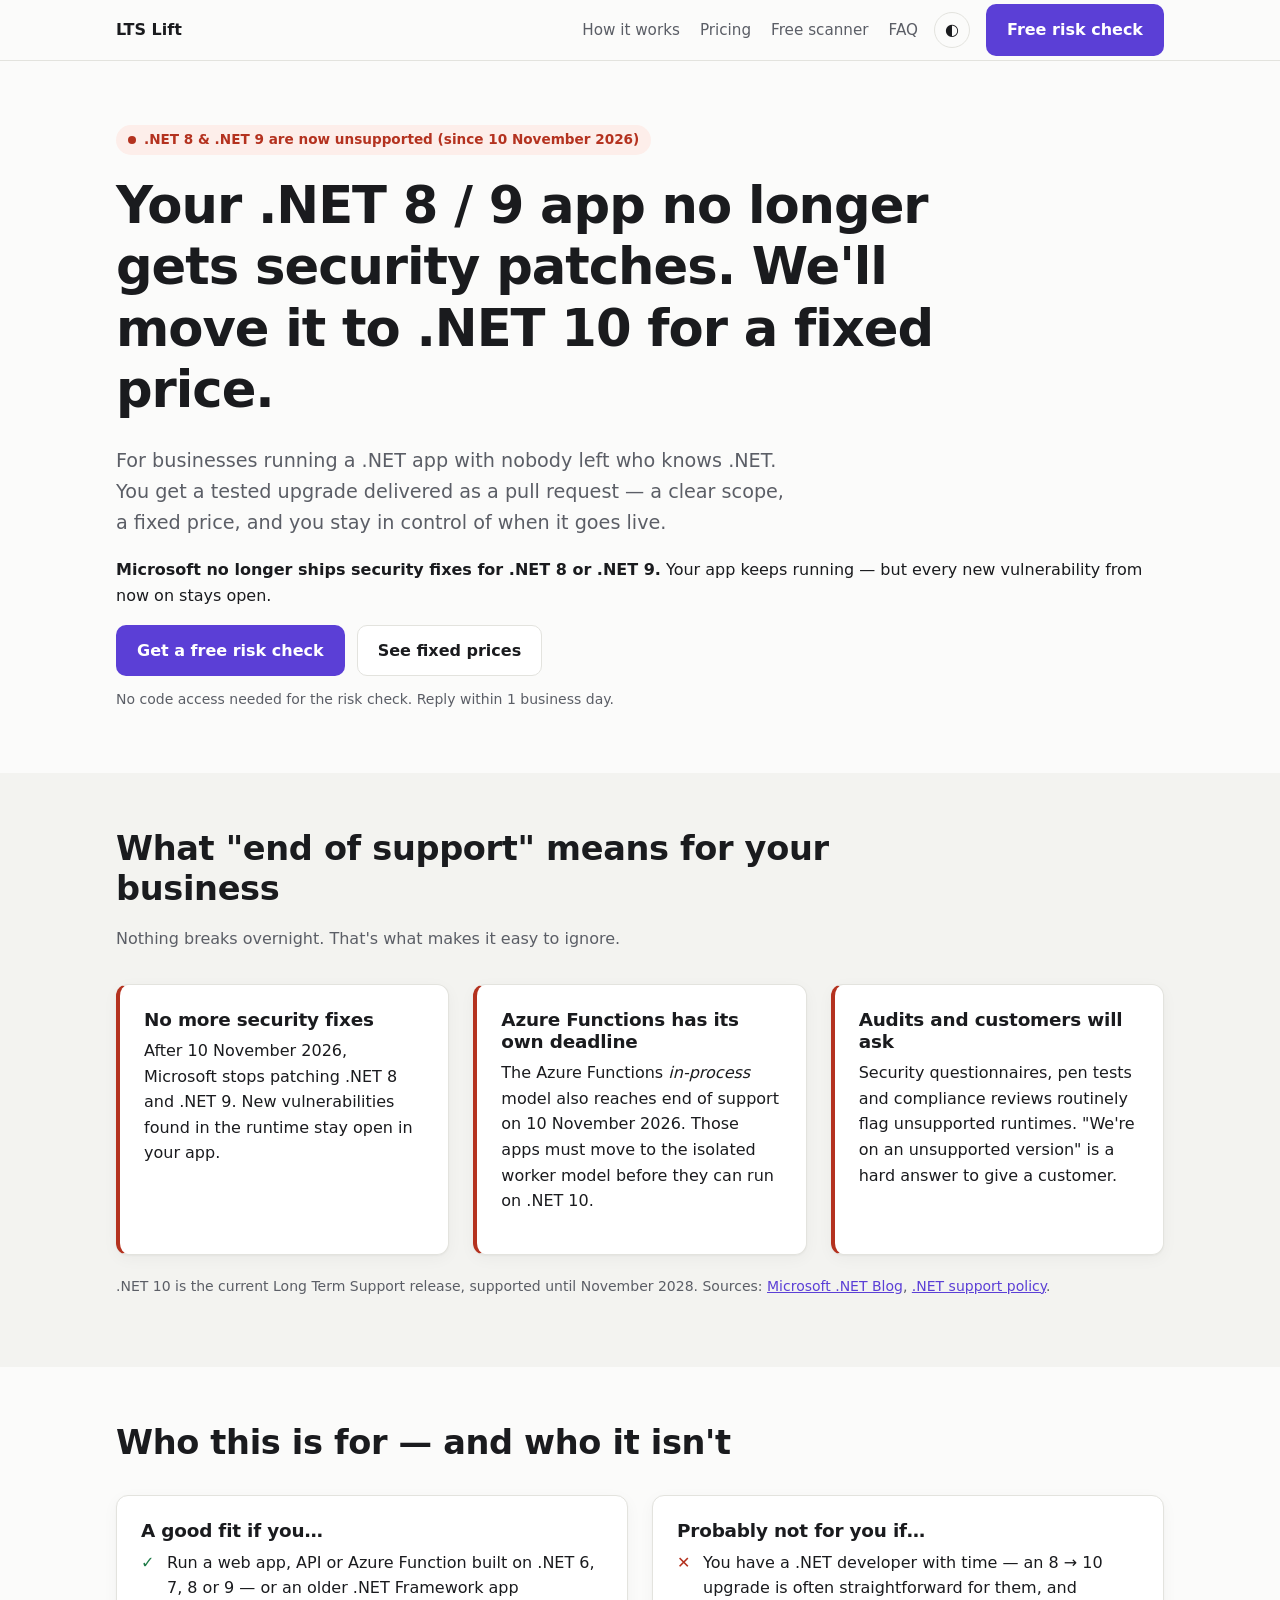
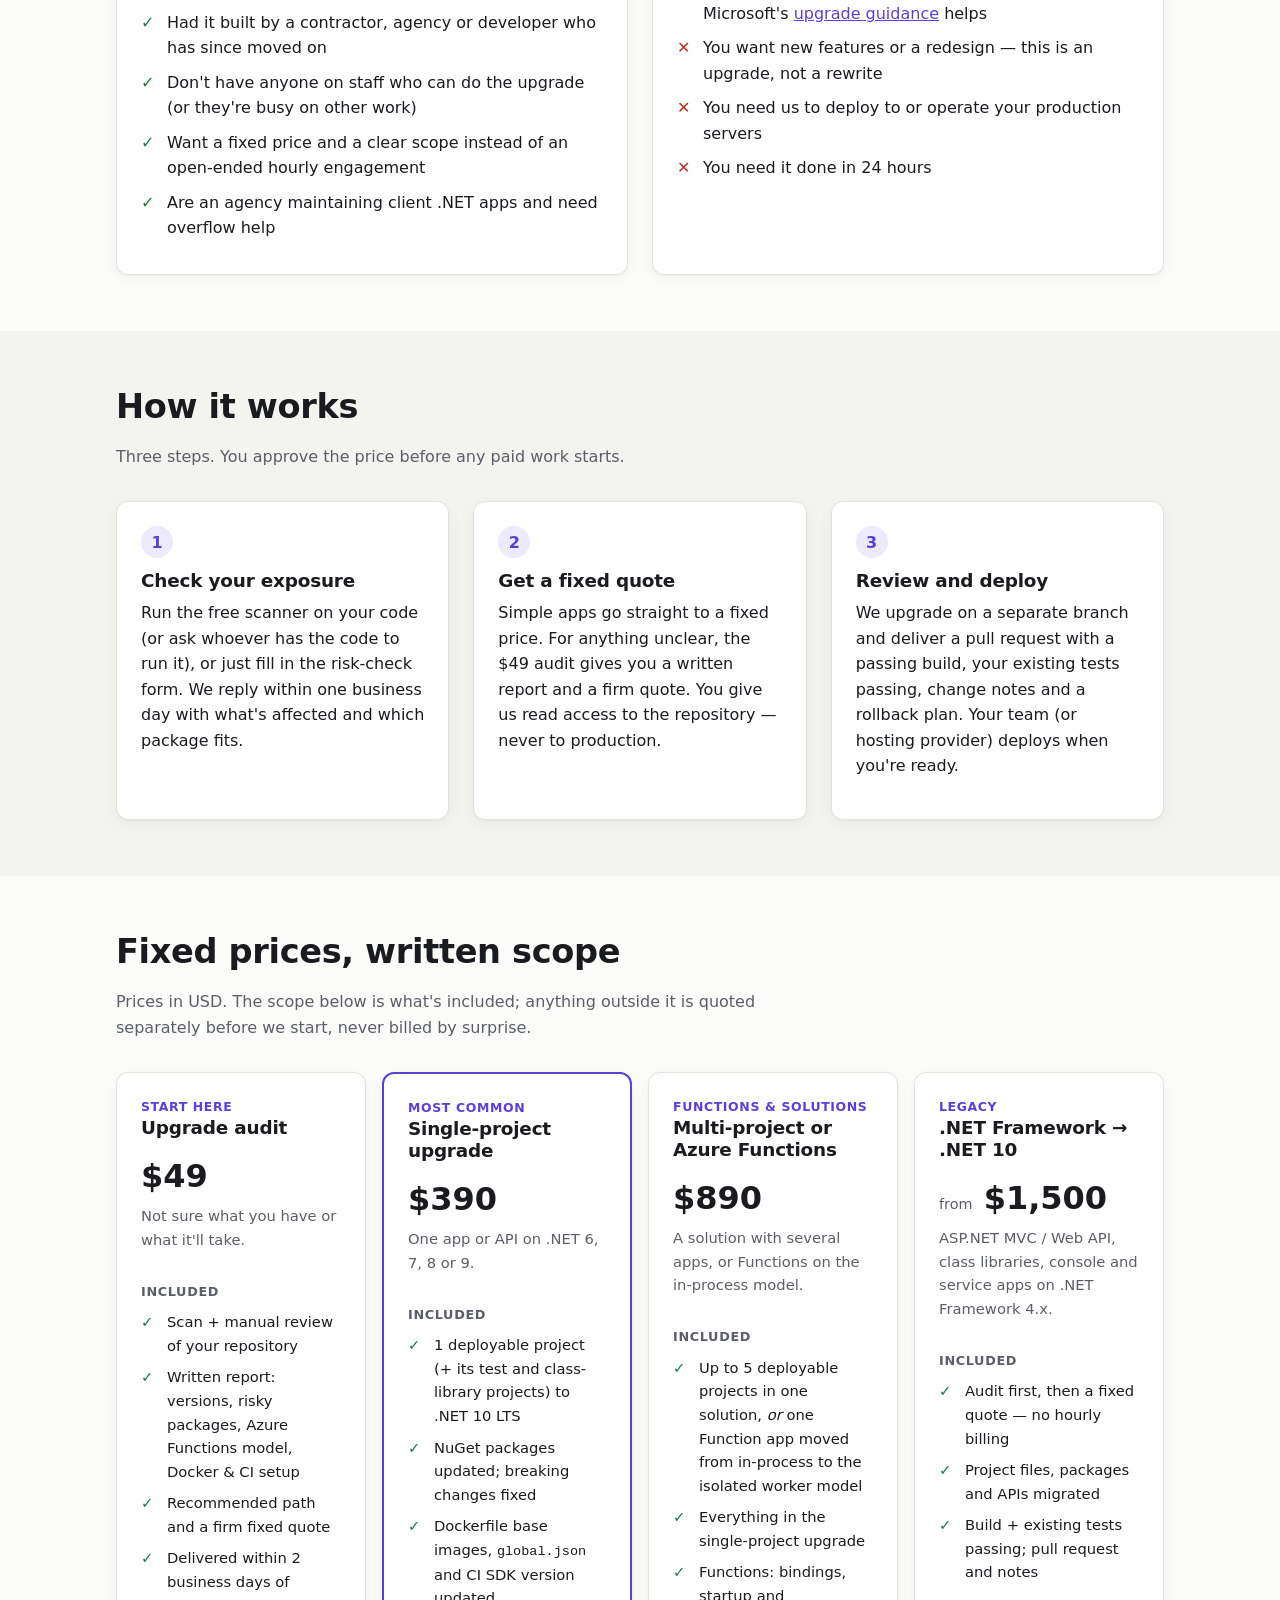
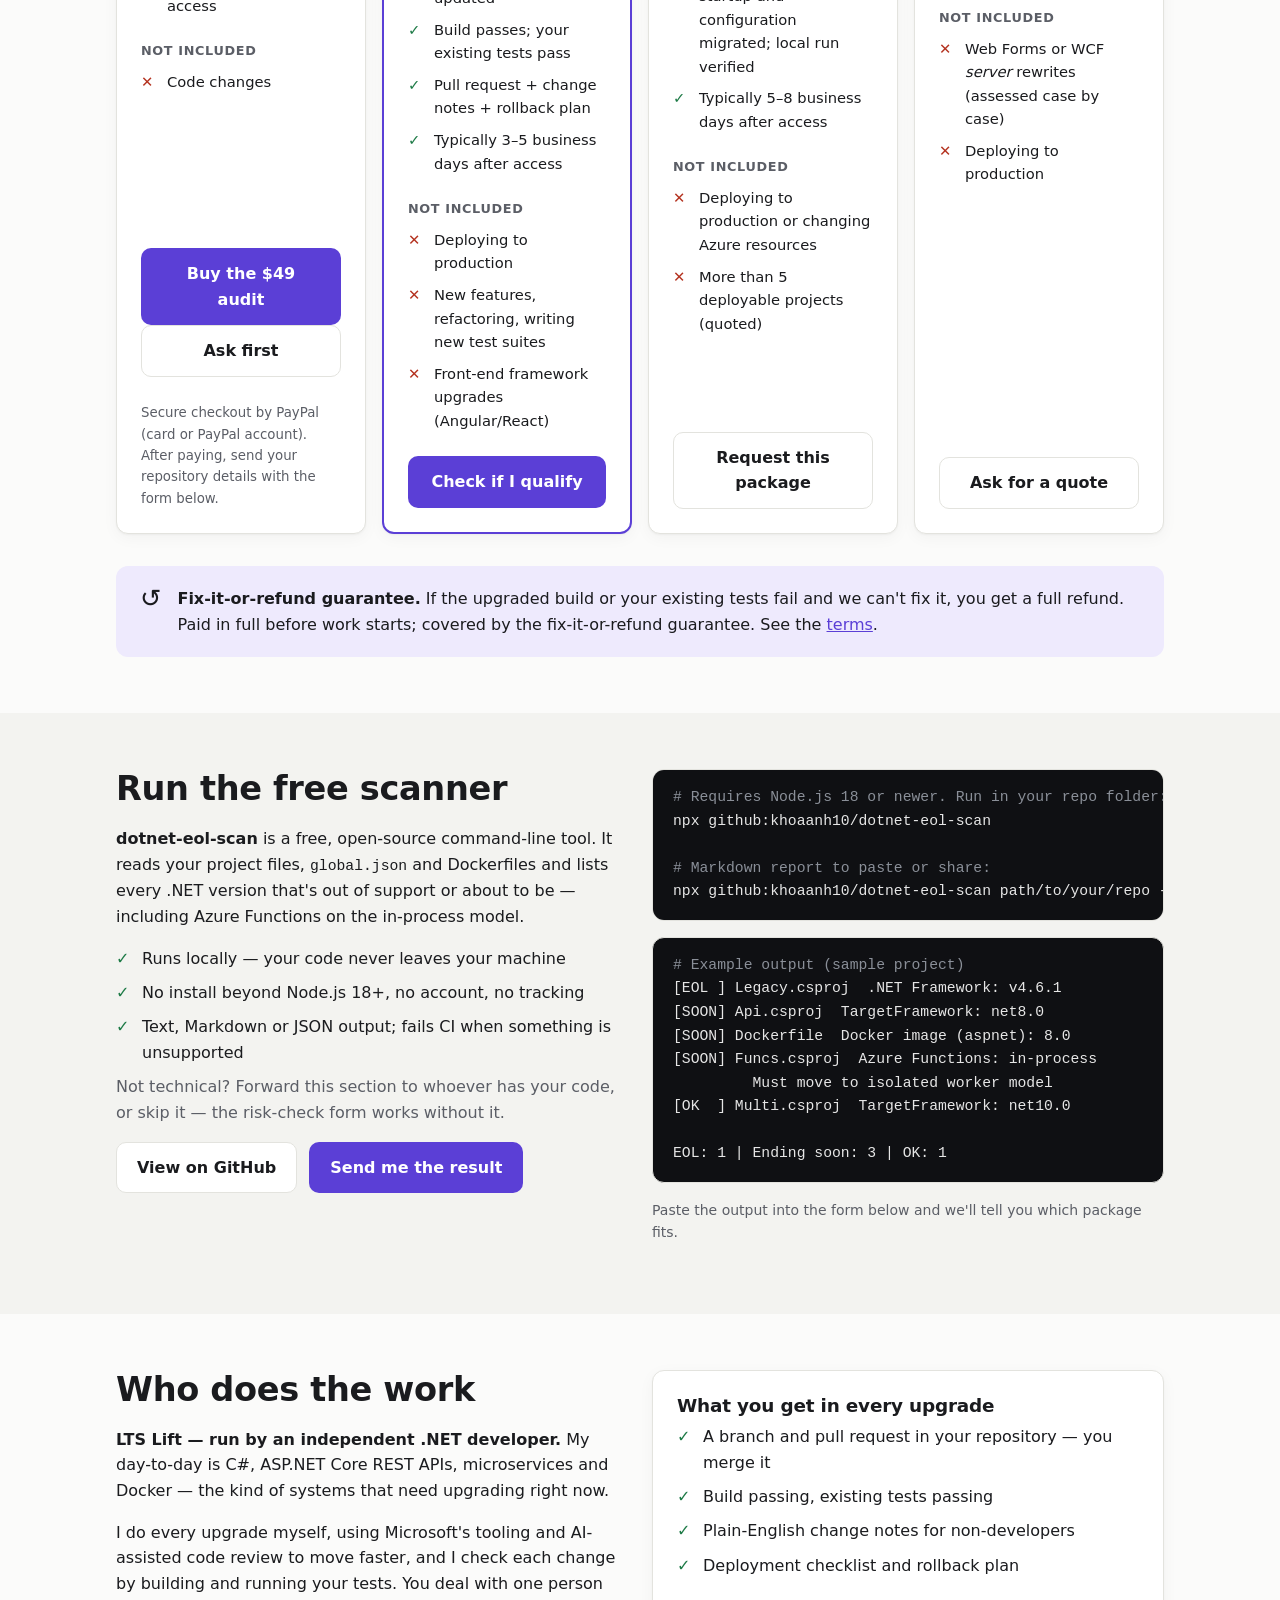
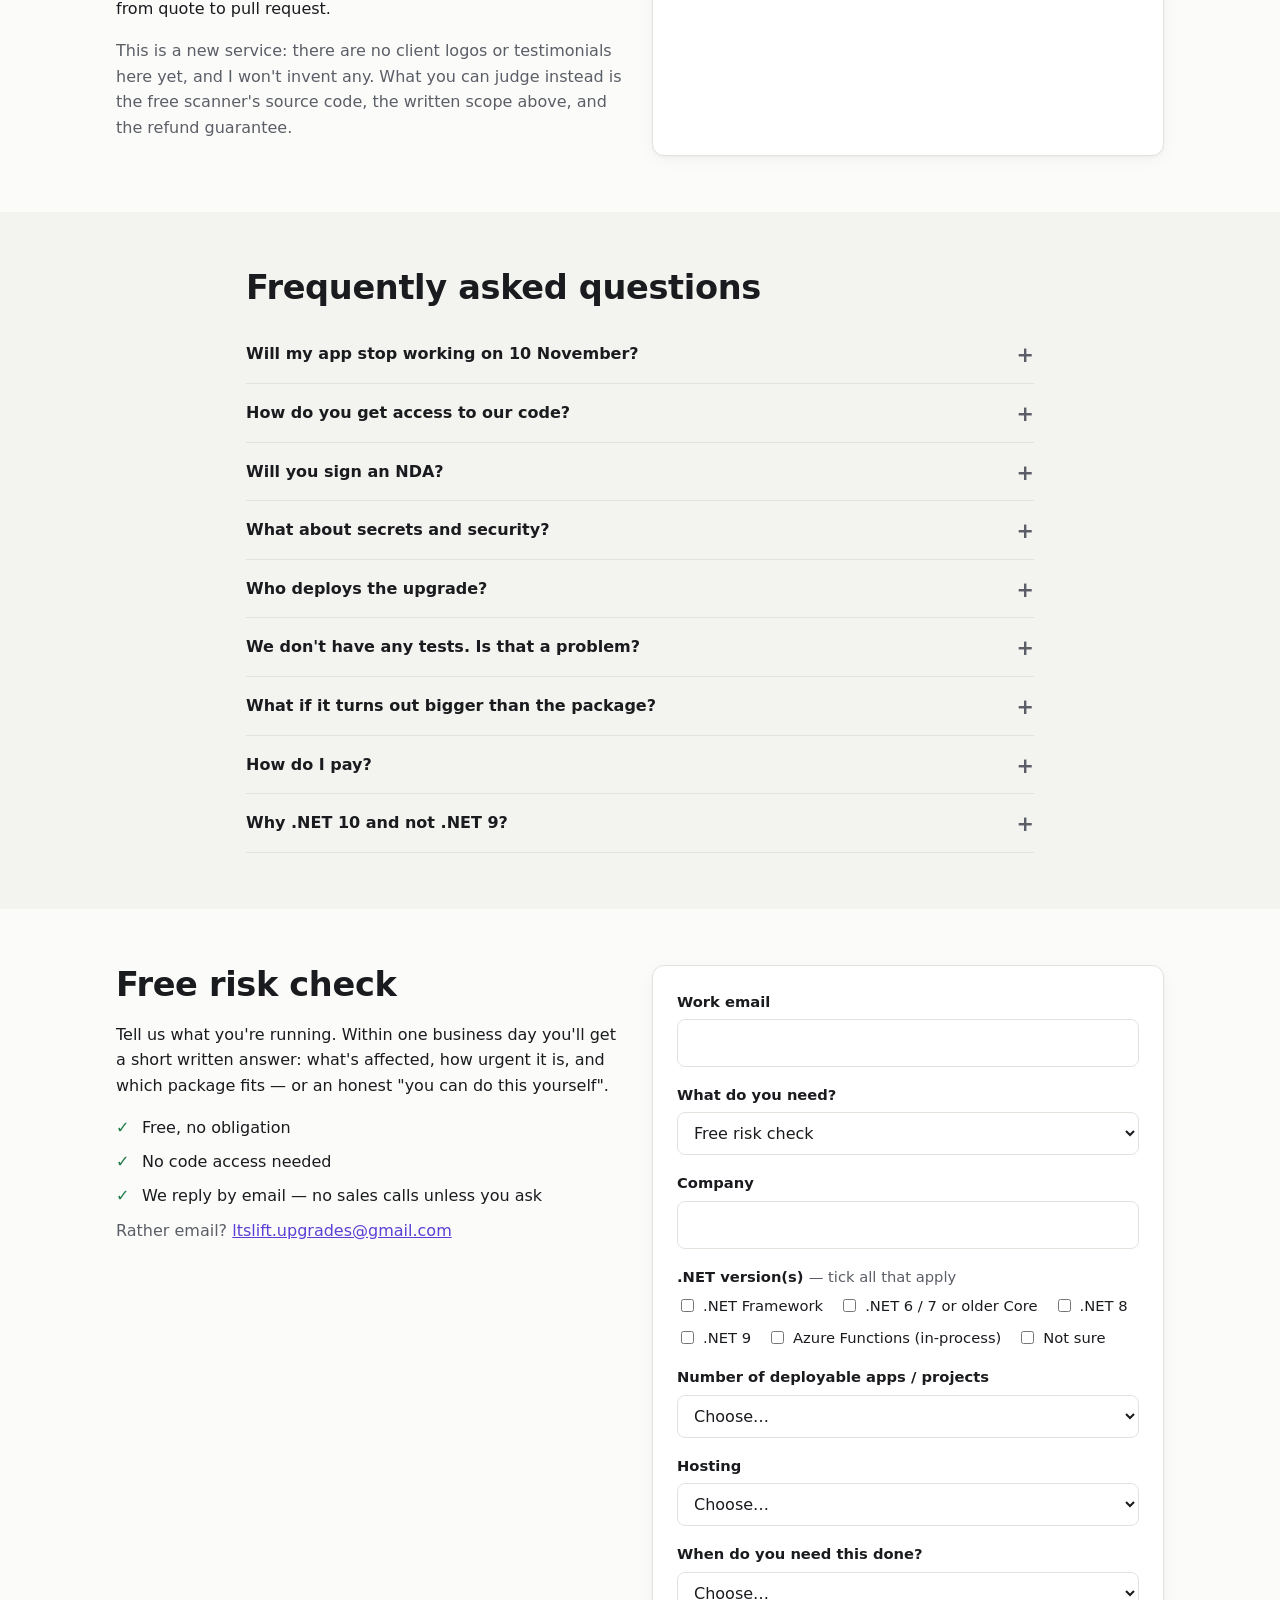
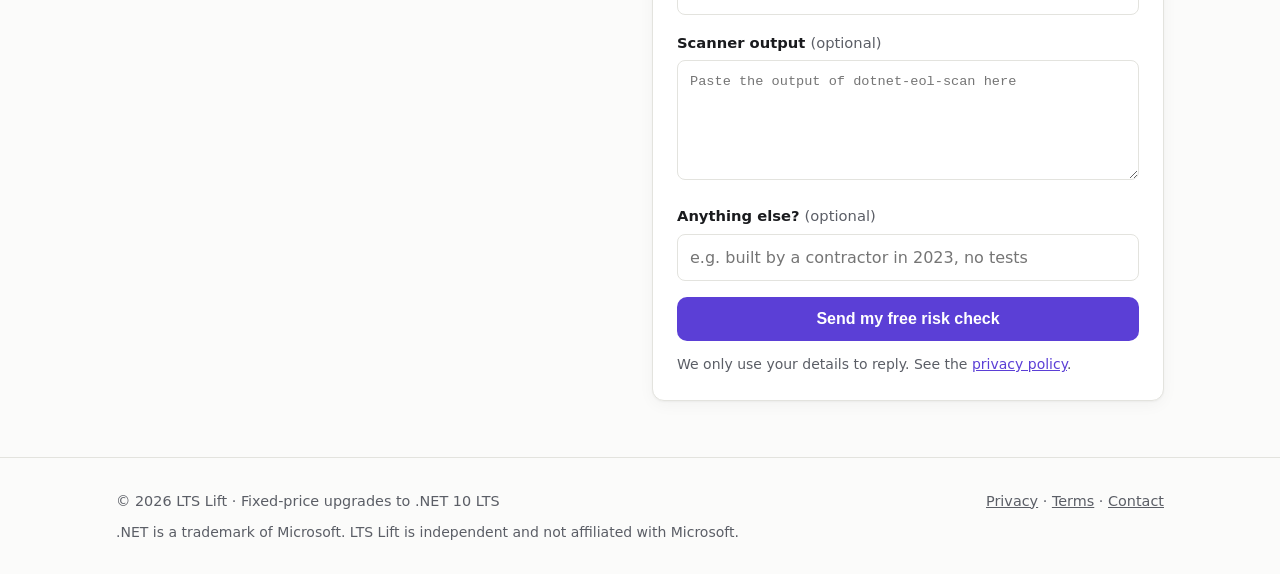
<file: index.html>
<!doctype html>
<html lang="en">
<head>
<meta charset="utf-8">
<meta name="viewport" content="width=device-width, initial-scale=1">
<title>.NET 8 / 9 End of Support: Fixed-price upgrades to .NET 10 LTS | LTS Lift</title>
<meta name="description" content=".NET 8 and .NET 9 stop getting security patches on 10 November 2026. Fixed-price upgrades to .NET 10 LTS for teams without a .NET developer. Free scanner, free risk check, audit from $49.">
<link rel="canonical" href="https://khoaanh10.github.io/ltslift/">
<meta name="robots" content="index,follow">
<meta name="theme-color" content="#5b3fd6">
<meta property="og:type" content="website">
<meta property="og:url" content="https://khoaanh10.github.io/ltslift/">
<meta property="og:title" content=".NET 8 / 9 support ends 10 Nov 2026 — fixed-price upgrade to .NET 10">
<meta property="og:description" content="For businesses running a .NET app with no .NET developer on staff. Free risk check, $49 audit, upgrades from $390. You get a pull request with a passing build — you stay in control of deployment.">
<meta property="og:site_name" content="LTS Lift">
<meta name="twitter:card" content="summary">
<link rel="icon" href="data:image/svg+xml,%3Csvg xmlns='http://www.w3.org/2000/svg' viewBox='0 0 32 32'%3E%3Crect width='32' height='32' rx='7' fill='%235b3fd6'/%3E%3Ctext x='16' y='22' font-family='Arial' font-weight='700' font-size='14' fill='white' text-anchor='middle'%3E10%3C/text%3E%3C/svg%3E">
<link rel="stylesheet" href="style.css">
<script>
  // Apply saved theme before paint to avoid a flash.
  try { var t = localStorage.getItem('theme'); if (t) document.documentElement.setAttribute('data-theme', t); } catch (e) {}
</script>
<script type="application/ld+json">
{
  "@context": "https://schema.org",
  "@type": "Service",
  "name": ".NET 8/9 to .NET 10 upgrade",
  "provider": { "@type": "Organization", "name": "LTS Lift", "slogan": "Fixed-price upgrades to .NET 10 LTS" },
  "serviceType": "Software upgrade",
  "url": "https://khoaanh10.github.io/ltslift/",
  "offers": [
    { "@type": "Offer", "name": "Upgrade audit", "price": "49", "priceCurrency": "USD" },
    { "@type": "Offer", "name": "Single-project upgrade", "price": "390", "priceCurrency": "USD" },
    { "@type": "Offer", "name": "Multi-project or Azure Functions upgrade", "price": "890", "priceCurrency": "USD" }
  ]
}
</script>
</head>
<body>
<a class="skip" href="#main">Skip to content</a>

<header class="site-header">
  <div class="wrap">
    <a class="brand" href="#top">LTS Lift</a>
    <nav class="nav" aria-label="Main">
      <a href="#how">How it works</a>
      <a href="#pricing">Pricing</a>
      <a href="#scanner">Free scanner</a>
      <a href="#faq">FAQ</a>
    </nav>
    <button class="theme-toggle" type="button" aria-label="Toggle dark mode" title="Toggle dark mode">◐</button>
    <a class="btn btn-primary" href="#risk-check">Free risk check</a>
  </div>
</header>

<main id="main">
<section class="hero" id="top">
  <div class="wrap">
    <span class="eyebrow"><span class="dot"></span>
      <span data-before>.NET 8 &amp; .NET 9 end of support: 10 November 2026</span>
      <span data-after hidden>.NET 8 &amp; .NET 9 are now unsupported (since 10 November 2026)</span>
    </span>
    <h1 data-before>Your .NET app stops getting security patches on 10&nbsp;November. We'll move it to .NET&nbsp;10 for a fixed price.</h1>
    <h1 data-after hidden>Your .NET 8 / 9 app no longer gets security patches. We'll move it to .NET&nbsp;10 for a fixed price.</h1>
    <p class="lede">For businesses running a .NET app with nobody left who knows .NET. You get a tested upgrade delivered as a pull request — a clear scope, a fixed price, and you stay in control of when it goes live.</p>

    <div class="countdown" id="countdown" aria-live="off" data-before>
      <div class="unit"><span class="num" id="cd-days">–</span><span class="lbl">days</span></div>
      <div class="unit"><span class="num" id="cd-hours">–</span><span class="lbl">hours</span></div>
      <div class="unit"><span class="num" id="cd-mins">–</span><span class="lbl">minutes</span></div>
    </div>
    <p class="countdown-after" data-after hidden><strong>Microsoft no longer ships security fixes for .NET 8 or .NET 9.</strong> Your app keeps running — but every new vulnerability from now on stays open.</p>

    <div class="btn-row">
      <a class="btn btn-primary" href="#risk-check">Get a free risk check</a>
      <a class="btn btn-ghost" href="#pricing">See fixed prices</a>
    </div>
    <p class="fine" style="margin-top:12px">No code access needed for the risk check. Reply within 1 business day.</p>
  </div>
</section>

<section class="alt risks" aria-labelledby="risk-title">
  <div class="wrap">
    <div class="section-head">
      <h2 id="risk-title">What "end of support" means for your business</h2>
      <p class="muted">Nothing breaks overnight. That's what makes it easy to ignore.</p>
    </div>
    <div class="grid-3">
      <div class="card">
        <h3>No more security fixes</h3>
        <p>After 10 November 2026, Microsoft stops patching .NET 8 and .NET 9. New vulnerabilities found in the runtime stay open in your app.</p>
      </div>
      <div class="card">
        <h3>Azure Functions has its own deadline</h3>
        <p>The Azure Functions <em>in-process</em> model also reaches end of support on 10 November 2026. Those apps must move to the isolated worker model before they can run on .NET 10.</p>
      </div>
      <div class="card">
        <h3>Audits and customers will ask</h3>
        <p>Security questionnaires, pen tests and compliance reviews routinely flag unsupported runtimes. "We're on an unsupported version" is a hard answer to give a customer.</p>
      </div>
    </div>
    <p class="fine" style="margin-top:20px">.NET 10 is the current Long Term Support release, supported until November 2028. Sources: <a href="https://devblogs.microsoft.com/dotnet/dotnet-8-9-end-of-support/" rel="noopener">Microsoft .NET Blog</a>, <a href="https://dotnet.microsoft.com/platform/support/policy/dotnet-core" rel="noopener">.NET support policy</a>.</p>
  </div>
</section>

<section aria-labelledby="who-title">
  <div class="wrap">
    <div class="section-head">
      <h2 id="who-title">Who this is for — and who it isn't</h2>
    </div>
    <div class="grid-2">
      <div class="card">
        <h3>A good fit if you…</h3>
        <ul class="check">
          <li>Run a web app, API or Azure Function built on .NET 6, 7, 8 or 9 — or an older .NET Framework app</li>
          <li>Had it built by a contractor, agency or developer who has since moved on</li>
          <li>Don't have anyone on staff who can do the upgrade (or they're busy on other work)</li>
          <li>Want a fixed price and a clear scope instead of an open-ended hourly engagement</li>
          <li>Are an agency maintaining client .NET apps and need overflow help</li>
        </ul>
      </div>
      <div class="card">
        <h3>Probably not for you if…</h3>
        <ul class="cross">
          <li>You have a .NET developer with time — an 8 → 10 upgrade is often straightforward for them, and Microsoft's <a href="https://learn.microsoft.com/dotnet/core/porting/" rel="noopener">upgrade guidance</a> helps</li>
          <li>You want new features or a redesign — this is an upgrade, not a rewrite</li>
          <li>You need us to deploy to or operate your production servers</li>
          <li>You need it done in 24 hours</li>
        </ul>
      </div>
    </div>
  </div>
</section>

<section class="alt" id="how" aria-labelledby="how-title">
  <div class="wrap">
    <div class="section-head">
      <h2 id="how-title">How it works</h2>
      <p class="muted">Three steps. You approve the price before any paid work starts.</p>
    </div>
    <div class="grid-3 steps">
      <div class="card">
        <h3>Check your exposure</h3>
        <p>Run the free scanner on your code (or ask whoever has the code to run it), or just fill in the risk-check form. We reply within one business day with what's affected and which package fits.</p>
      </div>
      <div class="card">
        <h3>Get a fixed quote</h3>
        <p>Simple apps go straight to a fixed price. For anything unclear, the $49 audit gives you a written report and a firm quote. You give us read access to the repository — never to production.</p>
      </div>
      <div class="card">
        <h3>Review and deploy</h3>
        <p>We upgrade on a separate branch and deliver a pull request with a passing build, your existing tests passing, change notes and a rollback plan. Your team (or hosting provider) deploys when you're ready.</p>
      </div>
    </div>
  </div>
</section>

<section id="pricing" aria-labelledby="pricing-title">
  <div class="wrap">
    <div class="section-head">
      <h2 id="pricing-title">Fixed prices, written scope</h2>
      <p class="muted">Prices in USD. The scope below is what's included; anything outside it is quoted separately before we start, never billed by surprise.</p>
    </div>
    <div class="grid-4">
      <div class="card price-card">
        <span class="tag">Start here</span>
        <h3>Upgrade audit</h3>
        <div class="price">$49</div>
        <p class="for">Not sure what you have or what it'll take.</p>
        <h4>Included</h4>
        <ul class="check">
          <li>Scan + manual review of your repository</li>
          <li>Written report: versions, risky packages, Azure Functions model, Docker &amp; CI setup</li>
          <li>Recommended path and a firm fixed quote</li>
          <li>Delivered within 2 business days of access</li>
        </ul>
        <h4>Not included</h4>
        <ul class="cross">
          <li>Code changes</li>
        </ul>
        <span class="spacer"></span>
                <a class="btn btn-primary" href="https://www.paypal.com/ncp/payment/T46L6FNXNKBQW" target="_blank" rel="noopener">Buy the $49 audit</a> <a class="btn btn-ghost" href="#risk-check" data-want="audit">Ask first</a><br><small class="muted">Secure checkout by PayPal (card or PayPal account). After paying, send your repository details with the form below.</small>
      </div>

      <div class="card price-card featured">
        <span class="tag">Most common</span>
        <h3>Single-project upgrade</h3>
        <div class="price">$390</div>
        <p class="for">One app or API on .NET 6, 7, 8 or 9.</p>
        <h4>Included</h4>
        <ul class="check">
          <li>1 deployable project (+ its test and class-library projects) to .NET 10 LTS</li>
          <li>NuGet packages updated; breaking changes fixed</li>
          <li>Dockerfile base images, <code>global.json</code> and CI SDK version updated</li>
          <li>Build passes; your existing tests pass</li>
          <li>Pull request + change notes + rollback plan</li>
          <li>Typically 3–5 business days after access</li>
        </ul>
        <h4>Not included</h4>
        <ul class="cross">
          <li>Deploying to production</li>
          <li>New features, refactoring, writing new test suites</li>
          <li>Front-end framework upgrades (Angular/React)</li>
        </ul>
        <span class="spacer"></span>
        <a class="btn btn-primary" href="#risk-check">Check if I qualify</a>
      </div>

      <div class="card price-card">
        <span class="tag">Functions &amp; solutions</span>
        <h3>Multi-project or Azure Functions</h3>
        <div class="price">$890</div>
        <p class="for">A solution with several apps, or Functions on the in-process model.</p>
        <h4>Included</h4>
        <ul class="check">
          <li>Up to 5 deployable projects in one solution, <em>or</em> one Function app moved from in-process to the isolated worker model</li>
          <li>Everything in the single-project upgrade</li>
          <li>Functions: bindings, startup and configuration migrated; local run verified</li>
          <li>Typically 5–8 business days after access</li>
        </ul>
        <h4>Not included</h4>
        <ul class="cross">
          <li>Deploying to production or changing Azure resources</li>
          <li>More than 5 deployable projects (quoted)</li>
        </ul>
        <span class="spacer"></span>
        <a class="btn btn-ghost" href="#risk-check">Request this package</a>
      </div>

      <div class="card price-card">
        <span class="tag">Legacy</span>
        <h3>.NET Framework → .NET 10</h3>
        <div class="price"><small>from</small> $1,500</div>
        <p class="for">ASP.NET MVC / Web API, class libraries, console and service apps on .NET Framework 4.x.</p>
        <h4>Included</h4>
        <ul class="check">
          <li>Audit first, then a fixed quote — no hourly billing</li>
          <li>Project files, packages and APIs migrated</li>
          <li>Build + existing tests passing; pull request and notes</li>
        </ul>
        <h4>Not included</h4>
        <ul class="cross">
          <li>Web Forms or WCF <em>server</em> rewrites (assessed case by case)</li>
          <li>Deploying to production</li>
        </ul>
        <span class="spacer"></span>
        <a class="btn btn-ghost" href="#risk-check">Ask for a quote</a>
      </div>
    </div>

    <div class="guarantee">
      <span class="icon" aria-hidden="true">↺</span>
      <div>
        <strong>Fix-it-or-refund guarantee.</strong>
        If the upgraded build or your existing tests fail and we can't fix it, you get a full refund. Paid in full before work starts; covered by the fix-it-or-refund guarantee. See the <a href="terms.html">terms</a>.
      </div>
    </div>
  </div>
</section>

<section class="alt" id="scanner" aria-labelledby="scanner-title">
  <div class="wrap grid-2" style="align-items:start">
    <div>
      <h2 id="scanner-title">Run the free scanner</h2>
      <p><strong>dotnet-eol-scan</strong> is a free, open-source command-line tool. It reads your project files, <code>global.json</code> and Dockerfiles and lists every .NET version that's out of support or about to be — including Azure Functions on the in-process model.</p>
      <ul class="check">
        <li>Runs locally — your code never leaves your machine</li>
        <li>No install beyond Node.js 18+, no account, no tracking</li>
        <li>Text, Markdown or JSON output; fails CI when something is unsupported</li>
      </ul>
      <p class="muted">Not technical? Forward this section to whoever has your code, or skip it — the risk-check form works without it.</p>
      <div class="btn-row">
        <a class="btn btn-ghost" href="https://github.com/khoaanh10/dotnet-eol-scan" rel="noopener">View on GitHub</a>
        <a class="btn btn-primary" href="#risk-check">Send me the result</a>
      </div>
    </div>
    <div>
<pre class="term"><span class="c"># Requires Node.js 18 or newer. Run in your repo folder:</span>
npx github:khoaanh10/dotnet-eol-scan

<span class="c"># Markdown report to paste or share:</span>
npx github:khoaanh10/dotnet-eol-scan path/to/your/repo --md</pre>
<pre class="term"><span class="c"># Example output (sample project)</span>
[EOL ] Legacy.csproj  .NET Framework: v4.6.1
[SOON] Api.csproj  TargetFramework: net8.0
[SOON] Dockerfile  Docker image (aspnet): 8.0
[SOON] Funcs.csproj  Azure Functions: in-process
         Must move to isolated worker model
[OK  ] Multi.csproj  TargetFramework: net10.0

EOL: 1 | Ending soon: 3 | OK: 1</pre>
      <p class="fine">Paste the output into the form below and we'll tell you which package fits.</p>
    </div>
  </div>
</section>

<section aria-labelledby="about-title">
  <div class="wrap grid-2">
    <div>
      <h2 id="about-title">Who does the work</h2>
            <p><strong>LTS Lift — run by an independent .NET developer.</strong> My day-to-day is C#, ASP.NET Core REST APIs, microservices and Docker — the kind of systems that need upgrading right now.</p>
      <p>I do every upgrade myself, using Microsoft's tooling and AI-assisted code review to move faster, and I check each change by building and running your tests. You deal with one person from quote to pull request.</p>
      <p class="muted">This is a new service: there are no client logos or testimonials here yet, and I won't invent any. What you can judge instead is the free scanner's source code, the written scope above, and the refund guarantee.</p>
    </div>
    <div class="card">
      <h3>What you get in every upgrade</h3>
      <ul class="check">
        <li>A branch and pull request in your repository — you merge it</li>
        <li>Build passing, existing tests passing</li>
        <li>Plain-English change notes for non-developers</li>
        <li>Deployment checklist and rollback plan</li>
      </ul>
    </div>
  </div>
</section>

<section class="alt" id="faq" aria-labelledby="faq-title">
  <div class="wrap" style="max-width:820px">
    <h2 id="faq-title">Frequently asked questions</h2>
    <details>
      <summary>Will my app stop working on 10 November?</summary>
      <p>No. It keeps running. What stops is security patching: vulnerabilities discovered after that date won't be fixed for .NET 8 or .NET 9. The risk grows over time rather than all at once.</p>
    </details>
    <details>
      <summary>How do you get access to our code?</summary>
      <p>The simplest way is read access to your Git repository (GitHub, Azure DevOps, GitLab, Bitbucket) as a collaborator, which you revoke after delivery. A zip of the source works too. We never need access to your production servers, databases or cloud accounts.</p>
    </details>
    <details>
      <summary>Will you sign an NDA?</summary>
      <p>Yes. We're happy to sign your NDA before seeing any code, or provide a simple mutual NDA.</p>
    </details>
    <details>
      <summary>What about secrets and security?</summary>
      <p>We don't need your passwords, connection strings or API keys — please remove them from anything you share, or point us to placeholder values. Your code is used only for your job and is not shared.</p>
    </details>
    <details>
      <summary>Who deploys the upgrade?</summary>
      <p>You do (or your hosting provider / IT partner). We deliver a pull request plus a deployment checklist and rollback plan, so whoever deploys knows exactly what changed. We're available to answer questions while you deploy.</p>
    </details>
    <details>
      <summary>We don't have any tests. Is that a problem?</summary>
      <p>No, but it changes what "verified" means. Without tests we confirm the build passes and the app starts and responds locally, and we tell you exactly what we couldn't verify. Adding tests is available as a separate quote.</p>
    </details>
    <details>
      <summary>What if it turns out bigger than the package?</summary>
      <p>We tell you before doing the extra work, with a fixed price for it. You can accept, or stop and keep everything delivered so far. No surprise invoices.</p>
    </details>
    <details>
      <summary>How do I pay?</summary>
      <p>The audit and every upgrade are paid in full before work starts (upgrades after you accept the fixed quote), and are covered by the fix-it-or-refund guarantee. Prices are in USD.</p>
    </details>
    <details>
      <summary>Why .NET 10 and not .NET 9?</summary>
      <p>.NET 9 loses support on the same day as .NET 8. .NET 10 is the Long Term Support release, supported until November 2028.</p>
    </details>
  </div>
</section>

<section id="risk-check" aria-labelledby="form-title">
  <div class="wrap grid-2" style="align-items:start">
    <div>
      <h2 id="form-title">Free risk check</h2>
      <p>Tell us what you're running. Within one business day you'll get a short written answer: what's affected, how urgent it is, and which package fits — or an honest "you can do this yourself".</p>
      <ul class="check">
        <li>Free, no obligation</li>
        <li>No code access needed</li>
        <li>We reply by email — no sales calls unless you ask</li>
      </ul>
      <p class="muted">Rather email? <a href="mailto:ltslift.upgrades@gmail.com">ltslift.upgrades@gmail.com</a></p>
    </div>
    <form class="card" action="https://formspree.io/f/mvkkgbvn" method="POST">
      <div class="field">
        <label for="f-email">Work email</label>
        <input id="f-email" name="email" type="email" autocomplete="email" required>
      </div>
      <div class="field">
        <label for="f-want">What do you need?</label>
        <select id="f-want" name="request" required>
          <option value="risk-check">Free risk check</option>
          <option value="audit">I want the $49 audit</option>
          <option value="upgrade-quote">Fixed quote for an upgrade</option>
        </select>
      </div>
      <div class="field">
        <label for="f-company">Company</label>
        <input id="f-company" name="company" type="text" autocomplete="organization" required>
      </div>
      <fieldset>
        <legend>.NET version(s) <span class="opt">— tick all that apply</span></legend>
        <div class="checks">
          <label><input type="checkbox" name="dotnet_versions" value="framework"> .NET Framework</label>
          <label><input type="checkbox" name="dotnet_versions" value="core-6-7"> .NET 6 / 7 or older Core</label>
          <label><input type="checkbox" name="dotnet_versions" value="8"> .NET 8</label>
          <label><input type="checkbox" name="dotnet_versions" value="9"> .NET 9</label>
          <label><input type="checkbox" name="dotnet_versions" value="functions-inproc"> Azure Functions (in-process)</label>
          <label><input type="checkbox" name="dotnet_versions" value="unknown"> Not sure</label>
        </div>
      </fieldset>
      <div class="field">
        <label for="f-projects">Number of deployable apps / projects</label>
        <select id="f-projects" name="projects" required>
          <option value="">Choose…</option>
          <option>1</option>
          <option>2–5</option>
          <option>6+</option>
          <option>Not sure</option>
        </select>
      </div>
      <div class="field">
        <label for="f-hosting">Hosting</label>
        <select id="f-hosting" name="hosting" required>
          <option value="">Choose…</option>
          <option>Azure</option>
          <option>AWS</option>
          <option>On-premises / own servers</option>
          <option>Other cloud or hosting provider</option>
          <option>Not sure</option>
        </select>
      </div>
      <div class="field">
        <label for="f-deadline">When do you need this done?</label>
        <select id="f-deadline" name="deadline" required>
          <option value="">Choose…</option>
          <option>Before 10 November 2026</option>
          <option>Within a month</option>
          <option>This quarter</option>
          <option>Just exploring</option>
        </select>
      </div>
      <div class="field">
        <label for="f-scan">Scanner output <span class="opt">(optional)</span></label>
        <textarea id="f-scan" name="scan_output" placeholder="Paste the output of dotnet-eol-scan here"></textarea>
      </div>
      <div class="field">
        <label for="f-notes">Anything else? <span class="opt">(optional)</span></label>
        <input id="f-notes" name="notes" type="text" placeholder="e.g. built by a contractor in 2023, no tests">
      </div>
      <label class="hp" aria-hidden="true">Leave this empty <input name="_gotcha" type="text" tabindex="-1" autocomplete="off"></label>
      <button class="btn btn-primary" type="submit" style="width:100%">Send my free risk check</button>
      <p class="fine" style="margin:12px 0 0">We only use your details to reply. See the <a href="privacy.html">privacy policy</a>.</p>
    </form>
  </div>
</section>
</main>

<footer>
  <div class="wrap">
    <span>&copy; 2026 LTS Lift · Fixed-price upgrades to .NET 10 LTS</span>
    <span><a href="privacy.html">Privacy</a> · <a href="terms.html">Terms</a> · <a href="mailto:ltslift.upgrades@gmail.com">Contact</a></span>
  </div>
  <div class="wrap fine" style="margin-top:8px">.NET is a trademark of Microsoft. LTS Lift is independent and not affiliated with Microsoft.</div>
</footer>

<script>
(function () {
  // End of support: patches stop on 10 Nov 2026; switch copy from the start of 11 Nov (UTC).
  var END = Date.UTC(2026, 10, 11, 0, 0, 0);
  function show(after) {
    document.querySelectorAll('[data-before]').forEach(function (el) { el.hidden = after; });
    document.querySelectorAll('[data-after]').forEach(function (el) { el.hidden = !after; });
  }
  function tick() {
    var ms = END - Date.now();
    if (ms <= 0) { show(true); return; }
    var mins = Math.floor(ms / 60000);
    document.getElementById('cd-days').textContent = Math.floor(mins / 1440);
    document.getElementById('cd-hours').textContent = Math.floor(mins % 1440 / 60);
    document.getElementById('cd-mins').textContent = mins % 60;
    setTimeout(tick, 30000);
  }
  tick();

  document.querySelectorAll('[data-want]').forEach(function (a) {
    a.addEventListener('click', function () { document.getElementById('f-want').value = a.getAttribute('data-want'); });
  });

  var btn = document.querySelector('.theme-toggle');
  btn.addEventListener('click', function () {
    var root = document.documentElement;
    var cur = root.getAttribute('data-theme') ||
      (matchMedia('(prefers-color-scheme: dark)').matches ? 'dark' : 'light');
    var next = cur === 'dark' ? 'light' : 'dark';
    root.setAttribute('data-theme', next);
    try { localStorage.setItem('theme', next); } catch (e) {}
  });
})();
</script>
</body>
</html>
</file>
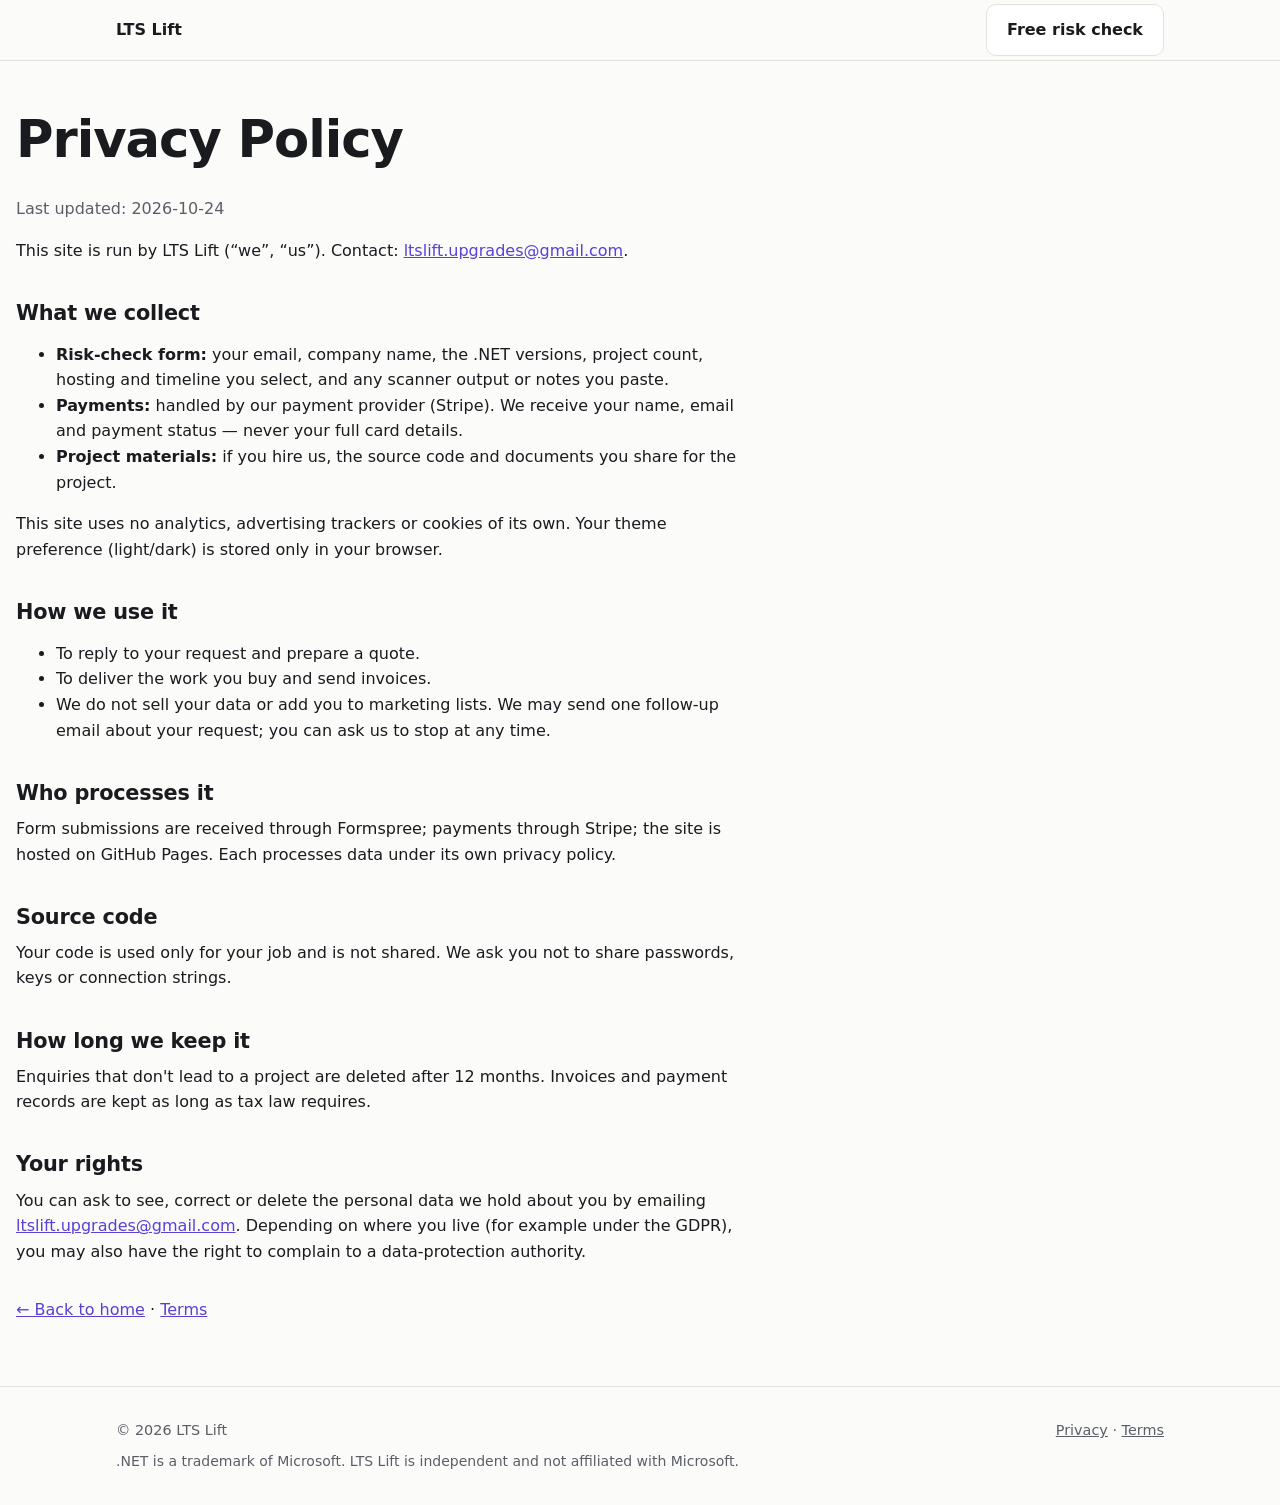
<file: privacy.html>
<!doctype html>
<html lang="en">
<head>
<meta charset="utf-8">
<meta name="viewport" content="width=device-width, initial-scale=1">
<title>Privacy Policy | LTS Lift</title>
<meta name="description" content="How LTS Lift handles the information you send through the risk-check form and during an upgrade project.">
<link rel="canonical" href="https://khoaanh10.github.io/ltslift/privacy.html">
<link rel="icon" href="data:image/svg+xml,%3Csvg xmlns='http://www.w3.org/2000/svg' viewBox='0 0 32 32'%3E%3Crect width='32' height='32' rx='7' fill='%235b3fd6'/%3E%3Ctext x='16' y='22' font-family='Arial' font-weight='700' font-size='14' fill='white' text-anchor='middle'%3E10%3C/text%3E%3C/svg%3E">
<link rel="stylesheet" href="style.css">
<script>try { var t = localStorage.getItem('theme'); if (t) document.documentElement.setAttribute('data-theme', t); } catch (e) {}</script>
</head>
<body>
<header class="site-header">
  <div class="wrap">
    <a class="brand" href="index.html">LTS Lift</a>
    <a class="btn btn-ghost" href="index.html#risk-check">Free risk check</a>
  </div>
</header>
<main class="legal">
  <h1>Privacy Policy</h1>
  <p class="muted">Last updated: 2026-10-24</p>

  <p>This site is run by LTS Lift (&ldquo;we&rdquo;, &ldquo;us&rdquo;). Contact: <a href="mailto:ltslift.upgrades@gmail.com">ltslift.upgrades@gmail.com</a>.</p>

  <h2>What we collect</h2>
  <ul>
    <li><strong>Risk-check form:</strong> your email, company name, the .NET versions, project count, hosting and timeline you select, and any scanner output or notes you paste.</li>
    <li><strong>Payments:</strong> handled by our payment provider (Stripe). We receive your name, email and payment status — never your full card details.</li>
    <li><strong>Project materials:</strong> if you hire us, the source code and documents you share for the project.</li>
  </ul>
  <p>This site uses no analytics, advertising trackers or cookies of its own. Your theme preference (light/dark) is stored only in your browser.</p>

  <h2>How we use it</h2>
  <ul>
    <li>To reply to your request and prepare a quote.</li>
    <li>To deliver the work you buy and send invoices.</li>
    <li>We do not sell your data or add you to marketing lists. We may send one follow-up email about your request; you can ask us to stop at any time.</li>
  </ul>

  <h2>Who processes it</h2>
  <p>Form submissions are received through Formspree; payments through Stripe; the site is hosted on GitHub Pages. Each processes data under its own privacy policy.</p>

  <h2>Source code</h2>
  <p>Your code is used only for your job and is not shared. We ask you not to share passwords, keys or connection strings.</p>

  <h2>How long we keep it</h2>
  <p>Enquiries that don't lead to a project are deleted after 12 months. Invoices and payment records are kept as long as tax law requires.</p>

  <h2>Your rights</h2>
  <p>You can ask to see, correct or delete the personal data we hold about you by emailing <a href="mailto:ltslift.upgrades@gmail.com">ltslift.upgrades@gmail.com</a>. Depending on where you live (for example under the GDPR), you may also have the right to complain to a data-protection authority.</p>

  <p style="margin-top:2em"><a href="index.html">← Back to home</a> · <a href="terms.html">Terms</a></p>
</main>
<footer>
  <div class="wrap">
    <span>&copy; 2026 LTS Lift</span>
    <span><a href="privacy.html">Privacy</a> · <a href="terms.html">Terms</a></span>
  </div>
  <div class="wrap fine" style="margin-top:8px">.NET is a trademark of Microsoft. LTS Lift is independent and not affiliated with Microsoft.</div>
</footer>
</body>
</html>
</file>
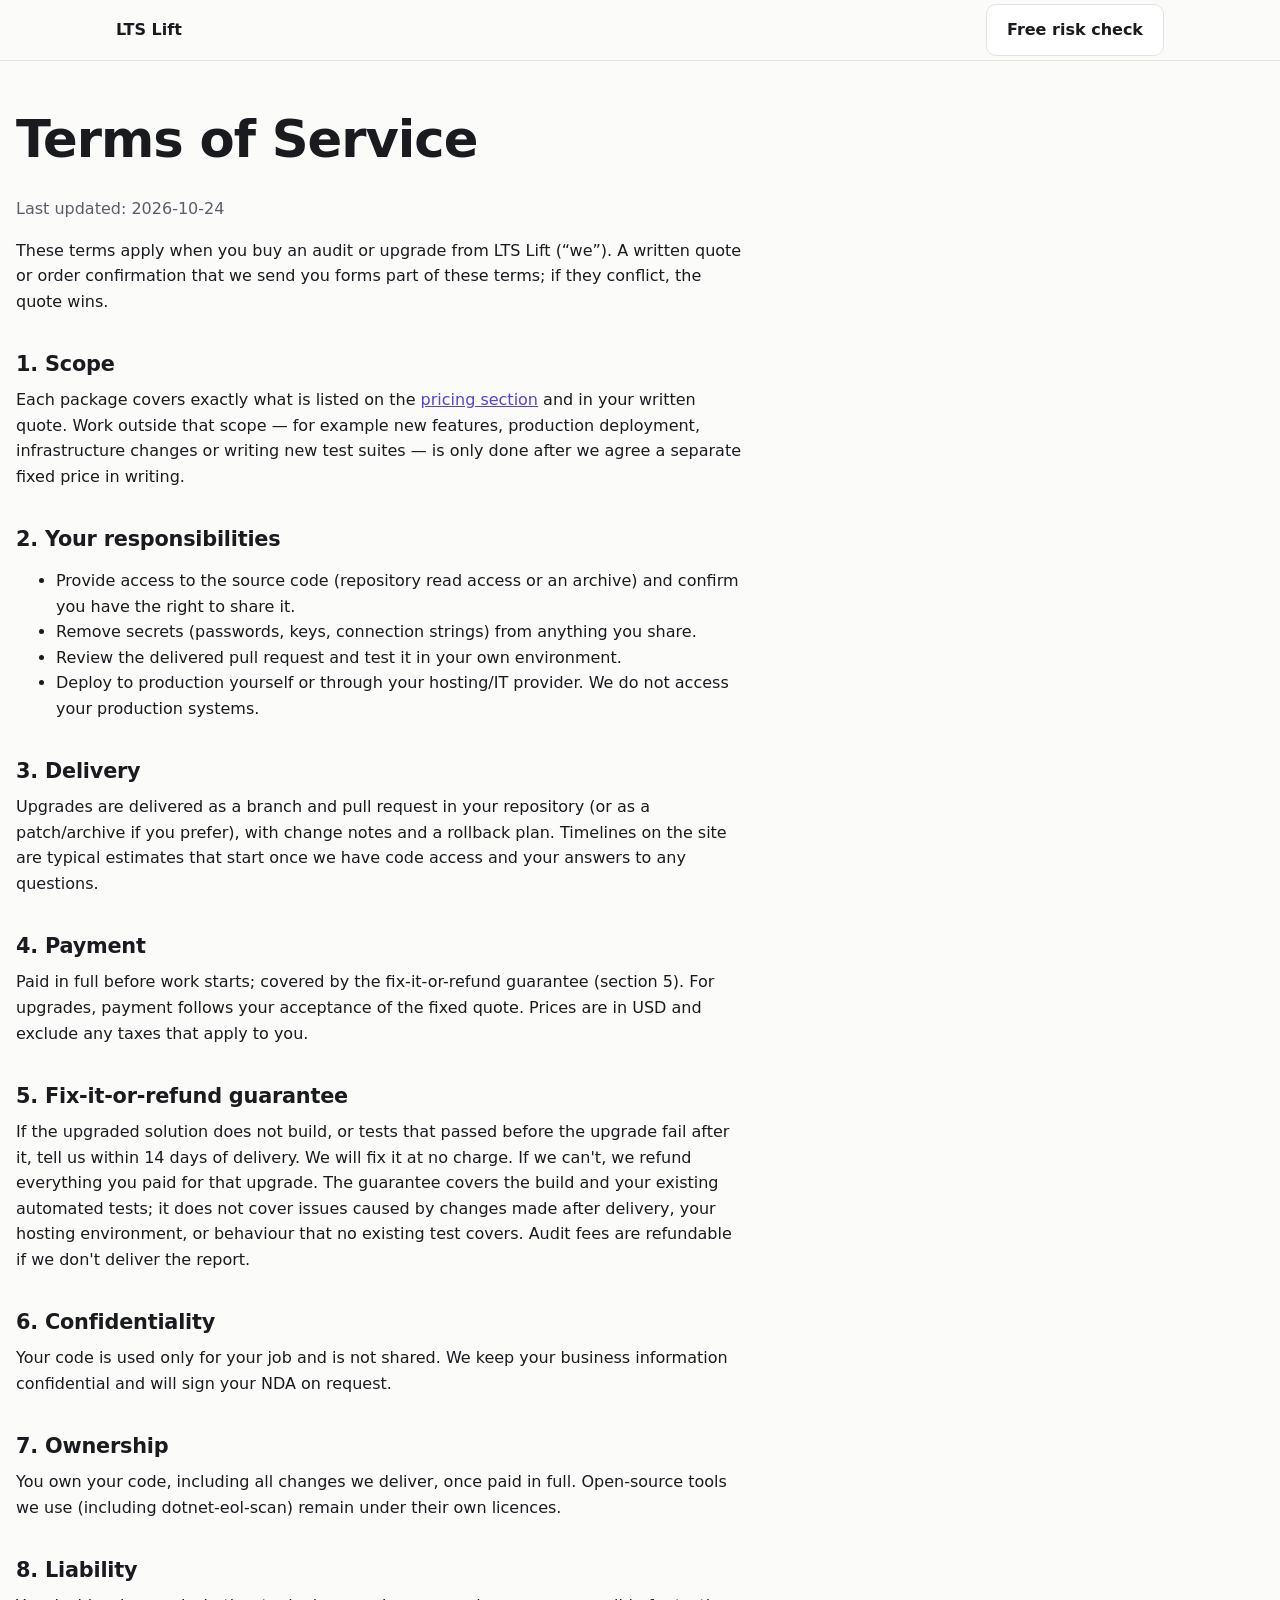
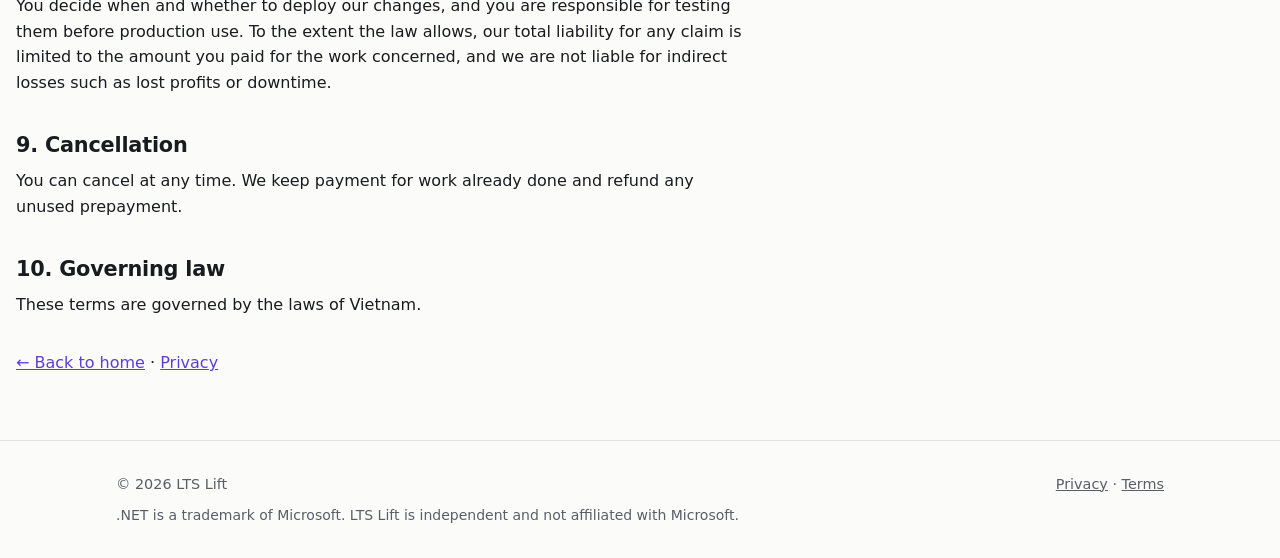
<file: terms.html>
<!doctype html>
<html lang="en">
<head>
<meta charset="utf-8">
<meta name="viewport" content="width=device-width, initial-scale=1">
<title>Terms of Service | LTS Lift</title>
<meta name="description" content="Scope, payment, refund guarantee and responsibilities for LTS Lift .NET upgrade services.">
<link rel="canonical" href="https://khoaanh10.github.io/ltslift/terms.html">
<link rel="icon" href="data:image/svg+xml,%3Csvg xmlns='http://www.w3.org/2000/svg' viewBox='0 0 32 32'%3E%3Crect width='32' height='32' rx='7' fill='%235b3fd6'/%3E%3Ctext x='16' y='22' font-family='Arial' font-weight='700' font-size='14' fill='white' text-anchor='middle'%3E10%3C/text%3E%3C/svg%3E">
<link rel="stylesheet" href="style.css">
<script>try { var t = localStorage.getItem('theme'); if (t) document.documentElement.setAttribute('data-theme', t); } catch (e) {}</script>
</head>
<body>
<header class="site-header">
  <div class="wrap">
    <a class="brand" href="index.html">LTS Lift</a>
    <a class="btn btn-ghost" href="index.html#risk-check">Free risk check</a>
  </div>
</header>
<main class="legal">
  <h1>Terms of Service</h1>
  <p class="muted">Last updated: 2026-10-24</p>

  <p>These terms apply when you buy an audit or upgrade from LTS Lift (&ldquo;we&rdquo;). A written quote or order confirmation that we send you forms part of these terms; if they conflict, the quote wins.</p>

  <h2>1. Scope</h2>
  <p>Each package covers exactly what is listed on the <a href="index.html#pricing">pricing section</a> and in your written quote. Work outside that scope — for example new features, production deployment, infrastructure changes or writing new test suites — is only done after we agree a separate fixed price in writing.</p>

  <h2>2. Your responsibilities</h2>
  <ul>
    <li>Provide access to the source code (repository read access or an archive) and confirm you have the right to share it.</li>
    <li>Remove secrets (passwords, keys, connection strings) from anything you share.</li>
    <li>Review the delivered pull request and test it in your own environment.</li>
    <li>Deploy to production yourself or through your hosting/IT provider. We do not access your production systems.</li>
  </ul>

  <h2>3. Delivery</h2>
  <p>Upgrades are delivered as a branch and pull request in your repository (or as a patch/archive if you prefer), with change notes and a rollback plan. Timelines on the site are typical estimates that start once we have code access and your answers to any questions.</p>

  <h2>4. Payment</h2>
  <p>Paid in full before work starts; covered by the fix-it-or-refund guarantee (section 5). For upgrades, payment follows your acceptance of the fixed quote. Prices are in USD and exclude any taxes that apply to you.</p>

  <h2>5. Fix-it-or-refund guarantee</h2>
  <p>If the upgraded solution does not build, or tests that passed before the upgrade fail after it, tell us within 14 days of delivery. We will fix it at no charge. If we can't, we refund everything you paid for that upgrade. The guarantee covers the build and your existing automated tests; it does not cover issues caused by changes made after delivery, your hosting environment, or behaviour that no existing test covers. Audit fees are refundable if we don't deliver the report.</p>

  <h2>6. Confidentiality</h2>
  <p>Your code is used only for your job and is not shared. We keep your business information confidential and will sign your NDA on request.</p>

  <h2>7. Ownership</h2>
  <p>You own your code, including all changes we deliver, once paid in full. Open-source tools we use (including dotnet-eol-scan) remain under their own licences.</p>

  <h2>8. Liability</h2>
  <p>You decide when and whether to deploy our changes, and you are responsible for testing them before production use. To the extent the law allows, our total liability for any claim is limited to the amount you paid for the work concerned, and we are not liable for indirect losses such as lost profits or downtime.</p>

  <h2>9. Cancellation</h2>
  <p>You can cancel at any time. We keep payment for work already done and refund any unused prepayment.</p>

  <h2>10. Governing law</h2>
  <p>These terms are governed by the laws of Vietnam.</p>

  <p style="margin-top:2em"><a href="index.html">← Back to home</a> · <a href="privacy.html">Privacy</a></p>
</main>
<footer>
  <div class="wrap">
    <span>&copy; 2026 LTS Lift</span>
    <span><a href="privacy.html">Privacy</a> · <a href="terms.html">Terms</a></span>
  </div>
  <div class="wrap fine" style="margin-top:8px">.NET is a trademark of Microsoft. LTS Lift is independent and not affiliated with Microsoft.</div>
</footer>
</body>
</html>
</file>
<file: style.css>
:root {
  --bg: #fbfbfa;
  --surface: #ffffff;
  --surface-2: #f3f3f0;
  --text: #1a1b1e;
  --muted: #5b5e66;
  --border: #e3e3de;
  --accent: #5b3fd6;
  --accent-ink: #ffffff;
  --accent-soft: #eeeafd;
  --warn: #b4321f;
  --warn-soft: #fdeeea;
  --ok: #1d7a46;
  --radius: 12px;
  --shadow: 0 1px 2px rgba(0, 0, 0, .04), 0 4px 16px rgba(0, 0, 0, .04);
  --max: 1080px;
  color-scheme: light;
}
@media (prefers-color-scheme: dark) {
  :root:not([data-theme="light"]) {
    --bg: #111214;
    --surface: #18191c;
    --surface-2: #202125;
    --text: #ececee;
    --muted: #a0a3ab;
    --border: #2d2f34;
    --accent: #9d8bff;
    --accent-ink: #120d2b;
    --accent-soft: #241f3d;
    --warn: #ff8a75;
    --warn-soft: #3a1d18;
    --ok: #5fd08f;
    --shadow: none;
    color-scheme: dark;
  }
}
:root[data-theme="dark"] {
  --bg: #111214;
  --surface: #18191c;
  --surface-2: #202125;
  --text: #ececee;
  --muted: #a0a3ab;
  --border: #2d2f34;
  --accent: #9d8bff;
  --accent-ink: #120d2b;
  --accent-soft: #241f3d;
  --warn: #ff8a75;
  --warn-soft: #3a1d18;
  --ok: #5fd08f;
  --shadow: none;
  color-scheme: dark;
}

*, *::before, *::after { box-sizing: border-box; }
[hidden] { display: none !important; }
html { scroll-behavior: smooth; -webkit-text-size-adjust: 100%; }
body {
  margin: 0;
  background: var(--bg);
  color: var(--text);
  font: 16px/1.6 system-ui, -apple-system, "Segoe UI", Roboto, "Helvetica Neue", Arial, sans-serif;
}
a { color: var(--accent); }
a:hover { text-decoration-thickness: 2px; }
code, pre, kbd { font-family: ui-monospace, "Cascadia Code", "SF Mono", Consolas, monospace; font-size: .92em; }
h1, h2, h3 { line-height: 1.2; letter-spacing: -.01em; margin: 0 0 .5em; }
h1 { font-size: clamp(2rem, 5vw, 3.2rem); letter-spacing: -.02em; }
h2 { font-size: clamp(1.5rem, 3.2vw, 2.1rem); }
h3 { font-size: 1.15rem; }
p { margin: 0 0 1em; }
.wrap { max-width: var(--max); margin: 0 auto; padding: 0 16px; }
.muted { color: var(--muted); }
.skip { position: absolute; left: -999px; }
.skip:focus { left: 16px; top: 16px; background: var(--surface); padding: 8px 12px; z-index: 10; }

/* header */
.site-header { border-bottom: 1px solid var(--border); background: var(--bg); position: sticky; top: 0; z-index: 5; }
.site-header .wrap { display: flex; align-items: center; gap: 16px; height: 60px; }
.brand { font-weight: 700; color: var(--text); text-decoration: none; margin-right: auto; white-space: nowrap; }
.nav { display: flex; gap: 20px; }
.nav a { color: var(--muted); text-decoration: none; font-size: .95rem; }
.nav a:hover { color: var(--text); }
.theme-toggle {
  background: none; border: 1px solid var(--border); color: var(--text);
  border-radius: 999px; width: 36px; height: 36px; cursor: pointer; font-size: 1rem; line-height: 1;
}
@media (max-width: 760px) { .nav { display: none; } }

/* buttons */
.btn {
  display: inline-block; padding: 12px 20px; border-radius: 10px; font-weight: 600;
  text-decoration: none; border: 1px solid transparent; cursor: pointer; font-size: 1rem; text-align: center;
}
.btn-primary { background: var(--accent); color: var(--accent-ink); }
.btn-primary:hover { filter: brightness(1.08); }
.btn-ghost { border-color: var(--border); color: var(--text); background: var(--surface); }
.btn-ghost:hover { border-color: var(--muted); }
.btn-row { display: flex; flex-wrap: wrap; gap: 12px; }

/* hero */
.hero { padding: 64px 0 48px; }
.eyebrow {
  display: inline-flex; align-items: center; gap: 8px; font-size: .85rem; font-weight: 600;
  color: var(--warn); background: var(--warn-soft); padding: 4px 12px; border-radius: 999px; margin-bottom: 20px;
}
.eyebrow .dot { width: 8px; height: 8px; border-radius: 50%; background: currentColor; }
.hero .lede { font-size: 1.2rem; color: var(--muted); max-width: 680px; }
.hero h1 { max-width: 820px; }
.countdown {
  display: flex; gap: 12px; margin: 28px 0; flex-wrap: wrap;
}
.countdown .unit {
  background: var(--surface); border: 1px solid var(--border); border-radius: var(--radius);
  padding: 10px 16px; min-width: 84px; text-align: center; box-shadow: var(--shadow);
}
.countdown .num { display: block; font-size: 1.8rem; font-weight: 700; font-variant-numeric: tabular-nums; }
.countdown .lbl { font-size: .8rem; color: var(--muted); text-transform: uppercase; letter-spacing: .05em; }
.fine { font-size: .875rem; color: var(--muted); }

/* sections */
section { padding: 56px 0; }
section.alt { background: var(--surface-2); }
.section-head { max-width: 720px; margin-bottom: 32px; }
.grid-2 { display: grid; grid-template-columns: 1fr 1fr; gap: 24px; }
.grid-3 { display: grid; grid-template-columns: repeat(3, 1fr); gap: 24px; }
.grid-4 { display: grid; grid-template-columns: repeat(4, 1fr); gap: 16px; }
.grid-2 > *, .grid-3 > *, .grid-4 > * { min-width: 0; }
@media (max-width: 960px) { .grid-4 { grid-template-columns: 1fr 1fr; } }
@media (max-width: 760px) { .grid-2, .grid-3, .grid-4 { grid-template-columns: 1fr; } }
.card {
  background: var(--surface); border: 1px solid var(--border); border-radius: var(--radius);
  padding: 24px; box-shadow: var(--shadow);
}
.card h3 { margin-bottom: .4em; }
ul.check, ul.cross { list-style: none; padding: 0; margin: 0; }
ul.check li, ul.cross li { padding-left: 26px; position: relative; margin-bottom: .55em; }
ul.check li::before { content: "✓"; position: absolute; left: 0; color: var(--ok); font-weight: 700; }
ul.cross li::before { content: "✕"; position: absolute; left: 0; color: var(--warn); font-weight: 700; }

.risks .card { border-left: 4px solid var(--warn); }

.steps { counter-reset: step; }
.steps .card::before {
  counter-increment: step; content: counter(step);
  display: inline-grid; place-items: center; width: 32px; height: 32px; border-radius: 50%;
  background: var(--accent-soft); color: var(--accent); font-weight: 700; margin-bottom: 12px;
}

/* pricing */
.price-card { display: flex; flex-direction: column; }
.price-card.featured { border: 2px solid var(--accent); }
.price-card .tag { font-size: .78rem; font-weight: 700; color: var(--accent); text-transform: uppercase; letter-spacing: .05em; min-height: 1.2em; }
.price { font-size: 2rem; font-weight: 800; margin: 4px 0 2px; font-variant-numeric: tabular-nums; }
.price small { font-size: .9rem; font-weight: 500; color: var(--muted); }
.price-card .for { color: var(--muted); font-size: .92rem; min-height: 3em; }
.price-card h4 { font-size: .8rem; text-transform: uppercase; letter-spacing: .05em; color: var(--muted); margin: 16px 0 8px; }
.price-card ul { font-size: .92rem; }
.price-card .btn { margin-top: auto; }
.price-card .spacer { flex: 1; min-height: 16px; }

.guarantee {
  display: flex; gap: 16px; align-items: flex-start; margin-top: 32px;
  background: var(--accent-soft); border-radius: var(--radius); padding: 20px 24px;
}
.guarantee .icon { font-size: 1.6rem; line-height: 1; }

/* scanner */
pre.term {
  background: #0f1013; color: #e6e6e6; border-radius: var(--radius); padding: 16px 20px;
  overflow-x: auto; margin: 0 0 16px; border: 1px solid var(--border);
}
pre.term .c { color: #8a8f98; }

/* faq */
details { border-bottom: 1px solid var(--border); padding: 16px 0; }
details summary { cursor: pointer; font-weight: 600; list-style: none; position: relative; padding-right: 28px; }
details summary::-webkit-details-marker { display: none; }
details summary::after { content: "+"; position: absolute; right: 0; top: -2px; font-size: 1.3rem; color: var(--muted); }
details[open] summary::after { content: "–"; }
details p { margin: 12px 0 0; color: var(--muted); }

/* form */
form .field { margin-bottom: 16px; }
form label { display: block; font-weight: 600; font-size: .92rem; margin-bottom: 6px; }
form .opt { font-weight: 400; color: var(--muted); }
input, select, textarea {
  width: 100%; padding: 10px 12px; border-radius: 8px; border: 1px solid var(--border);
  background: var(--surface); color: var(--text); font: inherit;
}
textarea { min-height: 120px; font-family: ui-monospace, Consolas, monospace; font-size: .85rem; }
input:focus, select:focus, textarea:focus, .btn:focus-visible, .theme-toggle:focus-visible {
  outline: 2px solid var(--accent); outline-offset: 2px;
}
fieldset { border: 0; padding: 0; margin: 0 0 16px; }
fieldset legend { font-weight: 600; font-size: .92rem; margin-bottom: 6px; padding: 0; }
.checks { display: flex; flex-wrap: wrap; gap: 8px 16px; }
.checks label { display: inline-flex; align-items: center; gap: 6px; font-weight: 400; margin: 0; }
.checks input { width: auto; }
.hp { position: absolute; left: -5000px; }

/* footer */
footer { border-top: 1px solid var(--border); padding: 32px 0; font-size: .9rem; color: var(--muted); }
footer .wrap { display: flex; flex-wrap: wrap; gap: 16px; justify-content: space-between; }
footer a { color: var(--muted); }

/* legal pages */
.legal { max-width: 760px; padding: 48px 16px; }
.legal h2 { font-size: 1.3rem; margin-top: 1.8em; }
</file>
